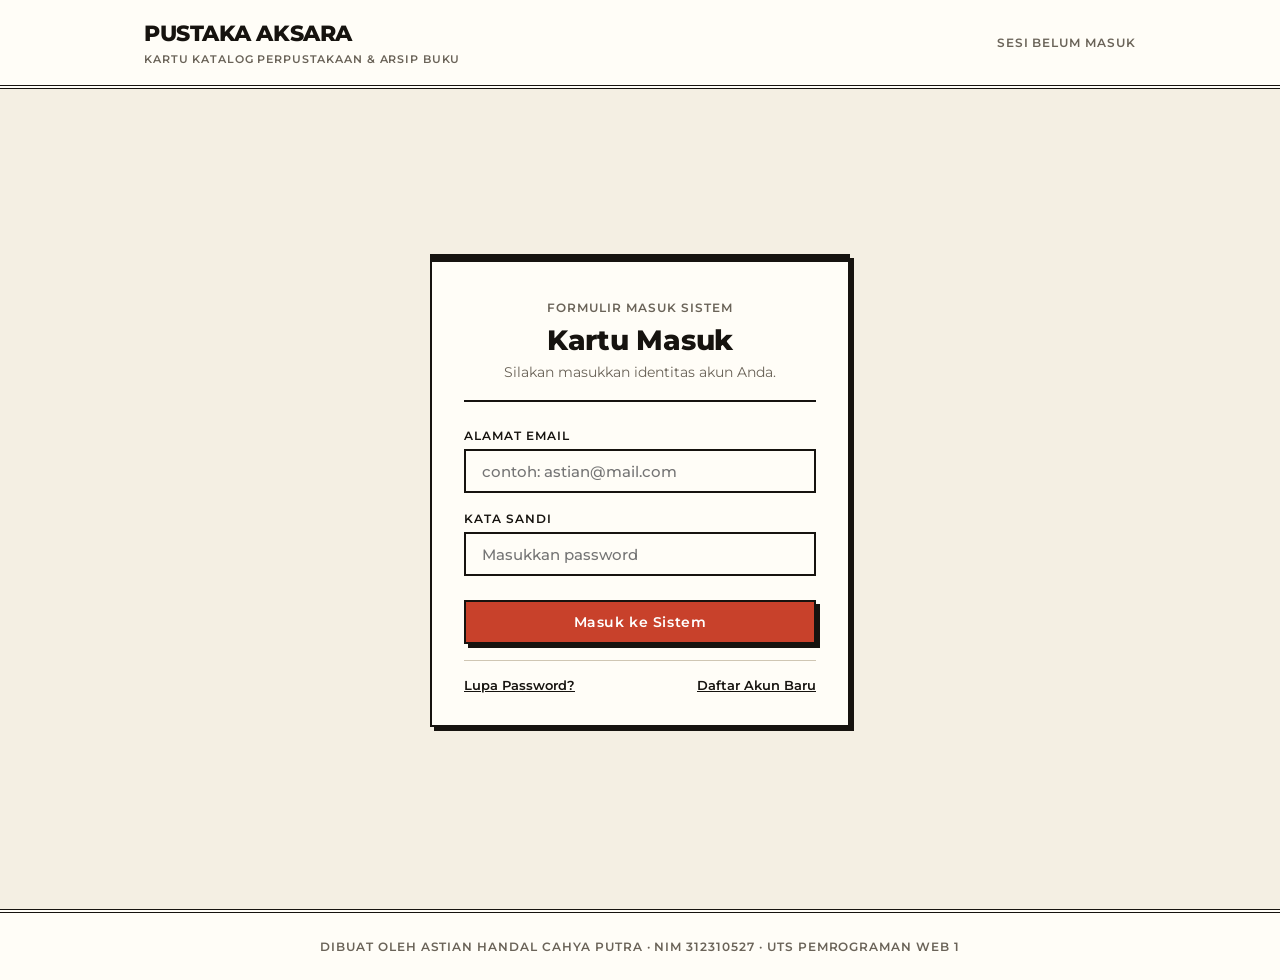
<file: index.html>
<!DOCTYPE html>
<html lang="id">
<head>
  <meta charset="UTF-8">
  <meta name="viewport" content="width=device-width, initial-scale=1.0">
  <title>Kartu Masuk — Pustaka Aksara</title>
  <!-- Font Montserrat sesuai panduan design.md -->
  <link rel="preconnect" href="https://fonts.googleapis.com">
  <link rel="preconnect" href="https://fonts.gstatic.com" crossorigin>
  <link href="https://fonts.googleapis.com/css2?family=Montserrat:wght@400;500;600;800&display=swap" rel="stylesheet">
  <!-- Stylesheet Utama (External CSS) -->
  <link rel="stylesheet" href="css/style.css">
</head>
<body data-halaman="login">

  <!-- Header Sederhana Halaman Masuk -->
  <header class="header-toko">
    <div class="kontainer header-toko__baris">
      <a href="index.html" class="header-toko__logo">
        <div>
          <div class="header-toko__judul">Pustaka Aksara</div>
          <div class="header-toko__subjudul">Kartu Katalog Perpustakaan &amp; Arsip Buku</div>
        </div>
      </a>
      <span class="label-kapital">Sesi Belum Masuk</span>
    </div>
  </header>

  <!-- Area Konten Utama Form Login (Kartu Anggota) -->
  <main class="main-konten">
    <div class="kontainer halaman-login">
      <section class="kartu-masuk" aria-labelledby="judul-kartu-masuk">
        <header class="kartu-masuk__header">
          <span class="label-kapital">Formulir Masuk Sistem</span>
          <h1 id="judul-kartu-masuk" style="font-size: 1.75rem; margin-top: 4px;">Kartu Masuk</h1>
          <p class="teks-lembut" style="margin-top: 4px;">Silakan masukkan identitas akun Anda.</p>
        </header>

        <!-- Pesan Error Validasi Form -->
        <div id="login-pesan-error" class="form-pesan-error" role="alert"></div>

        <form id="form-login" novalidate>
          <div class="form-grup">
            <label for="login-email" class="form-label">Alamat Email</label>
            <input type="email" id="login-email" class="form-input" placeholder="contoh: astian@mail.com" required autocomplete="email">
          </div>

          <div class="form-grup">
            <label for="login-password" class="form-label">Kata Sandi</label>
            <input type="password" id="login-password" class="form-input" placeholder="Masukkan password" required autocomplete="current-password">
          </div>

          <button type="submit" class="tombol tombol--utama tombol--penuh" style="margin-top: 8px;">
            Masuk ke Sistem
          </button>
        </form>

        <div class="kartu-masuk__tautan">
          <button type="button" id="btn-buka-lupa-password" class="tombol-tautan">Lupa Password?</button>
          <button type="button" id="btn-buka-daftar" class="tombol-tautan">Daftar Akun Baru</button>
        </div>
      </section>
    </div>
  </main>

  <!-- Modal: Lupa Password -->
  <div id="modal-lupa-password" class="modal-overlay" role="dialog" aria-modal="true" aria-hidden="true" aria-labelledby="judul-modal-lupa">
    <div class="modal-kotak">
      <button type="button" class="modal-tutup js-tutup-modal" aria-label="Tutup Modal">&times;</button>
      <div class="modal-header">
        <span class="label-kapital">Pemulihan Akun</span>
        <h2 id="judul-modal-lupa">Lupa Sandi Akun</h2>
      </div>
      <p class="teks-lembut" style="margin-bottom: 16px;">
        Masukkan alamat email yang terdaftar. Sistem akan mengirimkan instruksi pengaturan sandi baru secara instan.
      </p>
      <form id="form-lupa-password">
        <div class="form-grup">
          <label for="lupa-email" class="form-label">Email Terdaftar</label>
          <input type="email" id="lupa-email" class="form-input" placeholder="nama@mail.com" required>
        </div>
        <div class="modal-footer">
          <button type="button" class="tombol tombol--sekunder js-tutup-modal">Batal</button>
          <button type="submit" class="tombol tombol--utama">Kirim Instruksi</button>
        </div>
      </form>
    </div>
  </div>

  <!-- Modal: Pendaftaran Akun Baru -->
  <div id="modal-daftar" class="modal-overlay" role="dialog" aria-modal="true" aria-hidden="true" aria-labelledby="judul-modal-daftar">
    <div class="modal-kotak">
      <button type="button" class="modal-tutup js-tutup-modal" aria-label="Tutup Modal">&times;</button>
      <div class="modal-header">
        <span class="label-kapital">Registrasi Anggota</span>
        <h2 id="judul-modal-daftar">Buat Akun Baru</h2>
      </div>
      <form id="form-daftar">
        <div class="form-grup">
          <label for="daftar-nama" class="form-label">Nama Lengkap</label>
          <input type="text" id="daftar-nama" class="form-input" placeholder="Nama lengkap Anda" required>
        </div>
        <div class="form-grup">
          <label for="daftar-email" class="form-label">Alamat Email</label>
          <input type="email" id="daftar-email" class="form-input" placeholder="nama@mail.com" required>
        </div>
        <div class="form-grup">
          <label for="daftar-password" class="form-label">Kata Sandi Baru</label>
          <input type="password" id="daftar-password" class="form-input" placeholder="Minimal 6 karakter" required>
        </div>
        <div class="modal-footer">
          <button type="button" class="tombol tombol--sekunder js-tutup-modal">Batal</button>
          <button type="submit" class="tombol tombol--utama">Daftar Sekarang</button>
        </div>
      </form>
    </div>
  </div>

  <!-- Identitas Pembuat Wajib di Footer Seluruh Halaman -->
  <footer class="footer-toko">
    <div class="kontainer">
      <p class="footer-toko__teks">
        Dibuat oleh Astian Handal Cahya Putra · NIM 312310527 · UTS Pemrograman Web 1
      </p>
    </div>
  </footer>

  <!-- File JavaScript -->
  <script src="js/data.js"></script>
  <script src="js/script.js"></script>
</body>
</html>
</file>
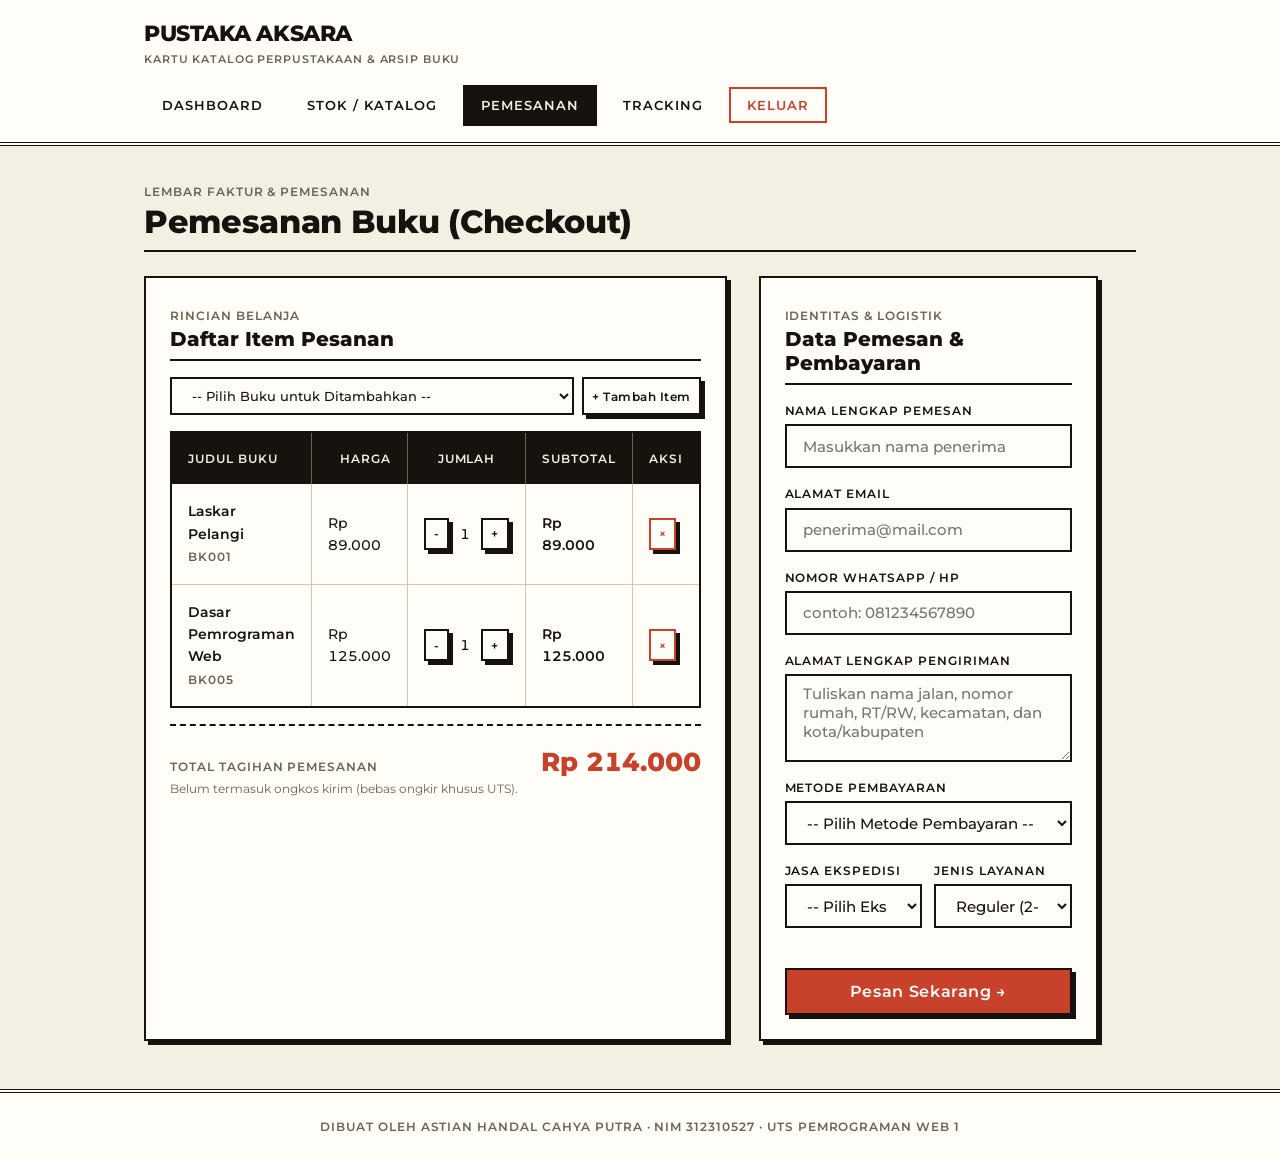
<file: checkout.html>
<!DOCTYPE html>
<html lang="id">
<head>
  <meta charset="UTF-8">
  <meta name="viewport" content="width=device-width, initial-scale=1.0">
  <title>Pemesanan &amp; Checkout — Pustaka Aksara</title>
  <!-- Font Montserrat -->
  <link rel="preconnect" href="https://fonts.googleapis.com">
  <link rel="preconnect" href="https://fonts.gstatic.com" crossorigin>
  <link href="https://fonts.googleapis.com/css2?family=Montserrat:wght@400;500;600;800&display=swap" rel="stylesheet">
  <!-- Stylesheet Utama (External CSS) -->
  <link rel="stylesheet" href="css/style.css">
</head>
<body data-halaman="checkout">

  <!-- Header & Navigasi Toko -->
  <header class="header-toko">
    <div class="kontainer header-toko__baris">
      <a href="dashboard.html" class="header-toko__logo">
        <div>
          <div class="header-toko__judul">Pustaka Aksara</div>
          <div class="header-toko__subjudul">Kartu Katalog Perpustakaan &amp; Arsip Buku</div>
        </div>
      </a>
      <nav aria-label="Navigasi Utama">
        <ul class="nav-toko">
          <li><a href="dashboard.html" class="nav-toko__link">Dashboard</a></li>
          <li><a href="stok.html" class="nav-toko__link">Stok / Katalog</a></li>
          <li><a href="checkout.html" class="nav-toko__link nav-toko__link--aktif" aria-current="page">Pemesanan</a></li>
          <li><a href="tracking.html" class="nav-toko__link">Tracking</a></li>
          <li><button type="button" id="btn-logout-header" class="nav-toko__btn-logout">Keluar</button></li>
        </ul>
      </nav>
    </div>
  </header>

  <!-- Konten Utama Pemesanan (Format 2 Kolom: Nota & Formulir) -->
  <main class="main-konten">
    <div class="kontainer">

      <header style="margin-bottom: 24px; border-bottom: 2px solid var(--tinta); padding-bottom: 8px;">
        <span class="label-kapital">Lembar Faktur &amp; Pemesanan</span>
        <h1 style="font-size: 2rem;">Pemesanan Buku (Checkout)</h1>
      </header>

      <div class="checkout-grid">

        <!-- Kolom Kiri: Tabel Keranjang Pesanan (Nota Gaya Cetak) -->
        <section class="checkout-nota" aria-labelledby="judul-nota">
          <header class="kartu-arsip__header">
            <div>
              <span class="label-kapital">Rincian Belanja</span>
              <h2 id="judul-nota" style="font-size: 1.25rem;">Daftar Item Pesanan</h2>
            </div>
          </header>

          <!-- Form Tambah Item dari Katalog ke Keranjang -->
          <div style="margin-bottom: 16px; display: flex; gap: 8px; flex-wrap: wrap;">
            <div style="flex: 1; min-width: 200px;">
              <label for="pilih-tambah-katalog" class="visually-hidden" style="display:none;">Pilih Buku</label>
              <select id="pilih-tambah-katalog" class="form-select" style="min-height: 38px; font-size: 0.8125rem;">
                <!-- Diisi opsi dari script.js -->
              </select>
            </div>
            <button type="button" id="btn-tambah-ke-keranjang" class="tombol tombol--sekunder tombol--kecil">
              + Tambah Item
            </button>
          </div>

          <!-- Tabel Item Keranjang -->
          <div class="tabel-pembungkus" style="box-shadow: none;">
            <table class="tabel-ledger">
              <thead>
                <tr>
                  <th scope="col">Judul Buku</th>
                  <th scope="col" style="text-align: right; width: 100px;">Harga</th>
                  <th scope="col" style="text-align: center; width: 90px;">Jumlah</th>
                  <th scope="col" style="text-align: right; width: 110px;">Subtotal</th>
                  <th scope="col" style="text-align: center; width: 44px;">Aksi</th>
                </tr>
              </thead>
              <tbody id="tbody-checkout">
                <!-- Dirender dinamis dari script.js -->
              </tbody>
            </table>
          </div>

          <!-- Baris Total Belanja dengan Garis Putus-Putus Sesuai design.md -->
          <div class="checkout-nota__total">
            <div>
              <span class="label-kapital">Total Tagihan Pemesanan</span>
              <p class="teks-lembut" style="font-size: 0.75rem;">Belum termasuk ongkos kirim (bebas ongkir khusus UTS).</p>
            </div>
            <div id="checkout-total-angka" class="checkout-nota__angka-total angka-tabular">
              Rp 0
            </div>
          </div>
        </section>

        <!-- Kolom Kanan: Form Pemesan & Pembayaran -->
        <section class="kartu-arsip" aria-labelledby="judul-form-pemesan">
          <header class="kartu-arsip__header">
            <div>
              <span class="label-kapital">Identitas &amp; Logistik</span>
              <h2 id="judul-form-pemesan" style="font-size: 1.25rem;">Data Pemesan &amp; Pembayaran</h2>
            </div>
          </header>

          <form id="form-pemesanan-checkout" novalidate>
            <div class="form-grup">
              <label for="checkout-nama" class="form-label">Nama Lengkap Pemesan</label>
              <input type="text" id="checkout-nama" class="form-input" placeholder="Masukkan nama penerima" required>
              <div id="error-checkout-nama" class="form-pesan-error"></div>
            </div>

            <div class="form-grup">
              <label for="checkout-email" class="form-label">Alamat Email</label>
              <input type="email" id="checkout-email" class="form-input" placeholder="penerima@mail.com" required>
              <div id="error-checkout-email" class="form-pesan-error"></div>
            </div>

            <div class="form-grup">
              <label for="checkout-telepon" class="form-label">Nomor WhatsApp / HP</label>
              <input type="tel" id="checkout-telepon" class="form-input" placeholder="contoh: 081234567890" required>
              <div id="error-checkout-telepon" class="form-pesan-error"></div>
            </div>

            <div class="form-grup">
              <label for="checkout-alamat" class="form-label">Alamat Lengkap Pengiriman</label>
              <textarea id="checkout-alamat" class="form-textarea" placeholder="Tuliskan nama jalan, nomor rumah, RT/RW, kecamatan, dan kota/kabupaten" required></textarea>
              <div id="error-checkout-alamat" class="form-pesan-error"></div>
            </div>

            <div class="form-grup">
              <label for="checkout-metode" class="form-label">Metode Pembayaran</label>
              <select id="checkout-metode" class="form-select" required>
                <option value="">-- Pilih Metode Pembayaran --</option>
                <option value="Transfer Bank">Transfer Bank (BCA / Mandiri / BNI)</option>
                <option value="E-Wallet">E-Wallet (GoPay / OVO / Dana)</option>
                <option value="COD">COD (Bayar Tunai di Tempat)</option>
              </select>
              <div id="error-checkout-metode" class="form-pesan-error"></div>
            </div>

            <div style="display: grid; grid-template-columns: 1fr 1fr; gap: 12px;">
              <div class="form-grup">
                <label for="checkout-ekspedisi" class="form-label">Jasa Ekspedisi</label>
                <select id="checkout-ekspedisi" class="form-select" required>
                  <option value="">-- Pilih Ekspedisi --</option>
                  <option value="JNE">JNE Express</option>
                  <option value="J&T Express">J&amp;T Express</option>
                  <option value="SiCepat">SiCepat</option>
                  <option value="Pos Indonesia">Pos Indonesia</option>
                </select>
                <div id="error-checkout-ekspedisi" class="form-pesan-error"></div>
              </div>

              <div class="form-grup">
                <label for="checkout-paket" class="form-label">Jenis Layanan</label>
                <select id="checkout-paket" class="form-select">
                  <option value="Reguler">Reguler (2-3 Hari)</option>
                  <option value="Express">Express (1 Hari)</option>
                  <option value="Kilat Khusus">Kilat Khusus</option>
                </select>
              </div>
            </div>

            <div style="margin-top: 24px;">
              <button type="submit" class="tombol tombol--utama tombol--penuh" style="font-size: 1rem; padding-top: 12px; padding-bottom: 12px;">
                Pesan Sekarang &rarr;
              </button>
            </div>
          </form>
        </section>

      </div>

    </div>
  </main>

  <!-- Modal Konfirmasi Pesanan dengan Stempel & Nomor DO -->
  <div id="modal-konfirmasi-pesanan" class="modal-overlay" role="dialog" aria-modal="true" aria-hidden="true" aria-labelledby="judul-modal-konfirmasi">
    <div class="modal-kotak">
      <button type="button" class="modal-tutup js-tutup-modal" aria-label="Tutup Modal">&times;</button>
      <div class="modal-header">
        <span class="label-kapital">Konfirmasi Pemesanan Berhasil</span>
        <h2 id="judul-modal-konfirmasi" style="margin-top: 4px;">Surat Pesanan Dibuat</h2>
      </div>

      <div style="text-align: center; margin-bottom: 24px; padding: 16px; background: var(--kertas); border: 2px dashed var(--tinta);">
        <span class="stempel" style="margin-bottom: 8px;">TERCATAT RESMI</span>
        <div class="label-kapital" style="margin-top: 8px;">Nomor Delivery Order</div>
        <div id="modal-konfirmasi-do" style="font-size: 1.5rem; font-weight: 800; letter-spacing: 0.05em; color: var(--stempel); margin-top: 4px;">
          DO-XXXX-XXXX
        </div>
      </div>

      <div style="font-size: 0.875rem; line-height: 1.8; margin-bottom: 16px;">
        <div><strong>Nama Pemesan:</strong> <span id="modal-konfirmasi-nama">-</span></div>
        <div><strong>Total Pembayaran:</strong> <span id="modal-konfirmasi-total" class="angka-tabular">-</span></div>
        <p class="teks-lembut" style="margin-top: 8px;">
          Pesanan Anda telah dimasukkan ke dalam antrean gudang dan dapat dipantau setiap saat lewat halaman tracking.
        </p>
      </div>

      <div class="modal-footer" style="display: flex; gap: 8px; justify-content: space-between;">
        <button type="button" class="tombol tombol--sekunder js-tutup-modal">Tutup</button>
        <a id="modal-konfirmasi-link-tracking" href="tracking.html" class="tombol tombol--utama">
          Lacak Pengiriman Ini &rarr;
        </a>
      </div>
    </div>
  </div>

  <!-- Identitas Pembuat Wajib di Footer Seluruh Halaman -->
  <footer class="footer-toko">
    <div class="kontainer">
      <p class="footer-toko__teks">
        Dibuat oleh Astian Handal Cahya Putra · NIM 312310527 · UTS Pemrograman Web 1
      </p>
    </div>
  </footer>

  <!-- File JavaScript -->
  <script src="js/data.js"></script>
  <script src="js/script.js"></script>
</body>
</html>
</file>
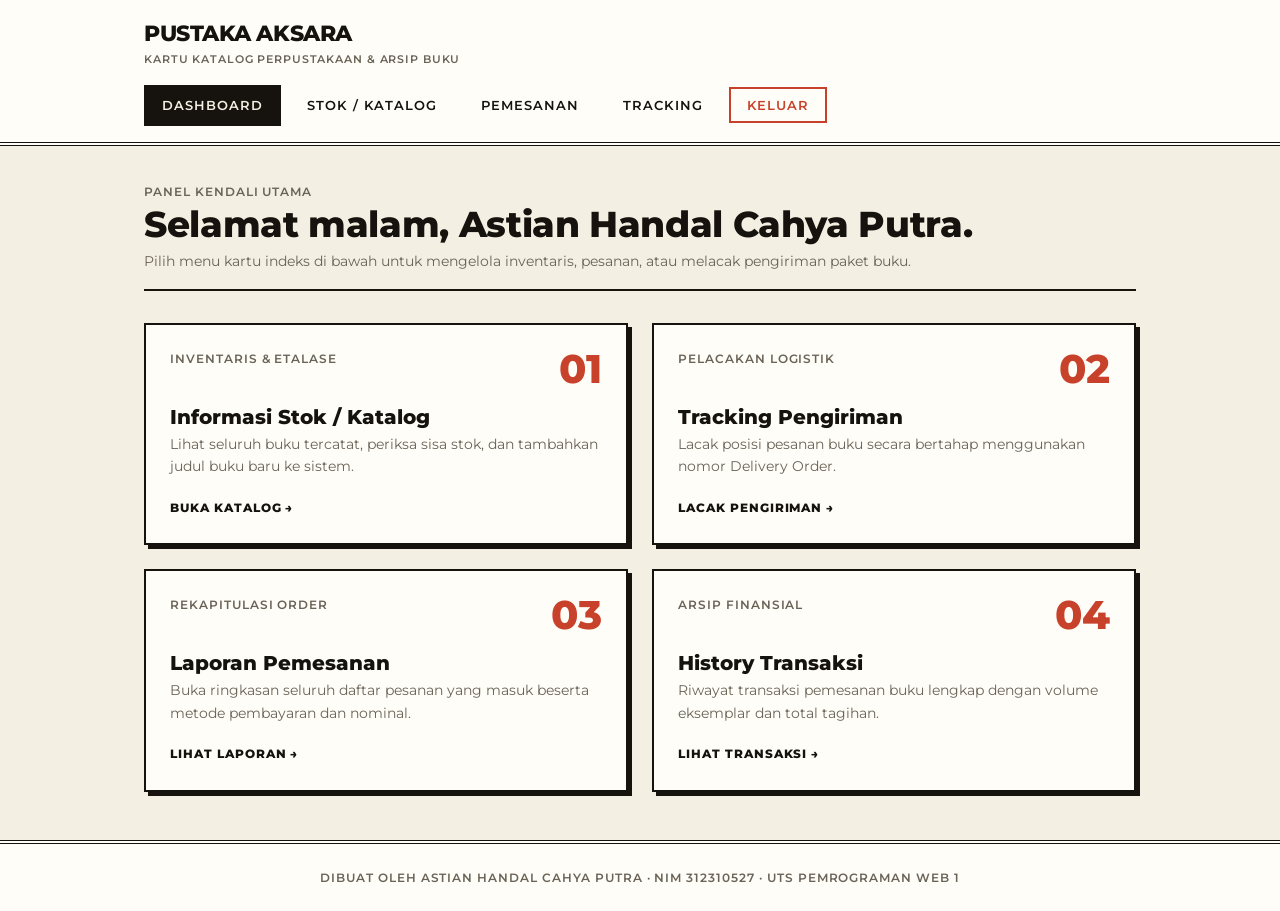
<file: dashboard.html>
<!DOCTYPE html>
<html lang="id">
<head>
  <meta charset="UTF-8">
  <meta name="viewport" content="width=device-width, initial-scale=1.0">
  <title>Dashboard — Pustaka Aksara</title>
  <!-- Font Montserrat -->
  <link rel="preconnect" href="https://fonts.googleapis.com">
  <link rel="preconnect" href="https://fonts.gstatic.com" crossorigin>
  <link href="https://fonts.googleapis.com/css2?family=Montserrat:wght@400;500;600;800&display=swap" rel="stylesheet">
  <!-- Stylesheet Utama (External CSS) -->
  <link rel="stylesheet" href="css/style.css">
</head>
<body data-halaman="dashboard">

  <!-- Header & Navigasi Toko -->
  <header class="header-toko">
    <div class="kontainer header-toko__baris">
      <a href="dashboard.html" class="header-toko__logo">
        <div>
          <div class="header-toko__judul">Pustaka Aksara</div>
          <div class="header-toko__subjudul">Kartu Katalog Perpustakaan &amp; Arsip Buku</div>
        </div>
      </a>
      <nav aria-label="Navigasi Utama">
        <ul class="nav-toko">
          <li><a href="dashboard.html" class="nav-toko__link nav-toko__link--aktif" aria-current="page">Dashboard</a></li>
          <li><a href="stok.html" class="nav-toko__link">Stok / Katalog</a></li>
          <li><a href="checkout.html" class="nav-toko__link">Pemesanan</a></li>
          <li><a href="tracking.html" class="nav-toko__link">Tracking</a></li>
          <li><button type="button" id="btn-logout-header" class="nav-toko__btn-logout">Keluar</button></li>
        </ul>
      </nav>
    </div>
  </header>

  <!-- Konten Utama Dashboard -->
  <main class="main-konten">
    <div class="kontainer">
      
      <!-- Bagian Greeting Dinamis Berdasarkan Waktu -->
      <section class="dashboard-hero" aria-labelledby="dashboard-greeting">
        <span class="label-kapital">Panel Kendali Utama</span>
        <h1 id="dashboard-greeting" class="dashboard-hero__greeting">Selamat datang.</h1>
        <p class="teks-lembut">Pilih menu kartu indeks di bawah untuk mengelola inventaris, pesanan, atau melacak pengiriman paket buku.</p>
      </section>

      <!-- Grid 4 Menu Kartu Indeks (2x2) -->
      <section aria-label="Menu Aplikasi">
        <div class="dashboard-grid">
          
          <!-- Kartu 01: Stok / Katalog -->
          <a href="stok.html" class="kartu-menu">
            <div class="kartu-menu__header">
              <span class="label-kapital">Inventaris &amp; Etalase</span>
              <span class="kartu-menu__angka">01</span>
            </div>
            <div>
              <h2 class="kartu-menu__judul">Informasi Stok / Katalog</h2>
              <p class="kartu-menu__deskripsi">Lihat seluruh buku tercatat, periksa sisa stok, dan tambahkan judul buku baru ke sistem.</p>
            </div>
            <div style="margin-top: 16px;">
              <span class="label-kapital" style="color: var(--tinta); font-weight: 800;">Buka Katalog &rarr;</span>
            </div>
          </a>

          <!-- Kartu 02: Tracking Pengiriman -->
          <a href="tracking.html" class="kartu-menu">
            <div class="kartu-menu__header">
              <span class="label-kapital">Pelacakan Logistik</span>
              <span class="kartu-menu__angka">02</span>
            </div>
            <div>
              <h2 class="kartu-menu__judul">Tracking Pengiriman</h2>
              <p class="kartu-menu__deskripsi">Lacak posisi pesanan buku secara bertahap menggunakan nomor Delivery Order.</p>
            </div>
            <div style="margin-top: 16px;">
              <span class="label-kapital" style="color: var(--tinta); font-weight: 800;">Lacak Pengiriman &rarr;</span>
            </div>
          </a>

          <!-- Kartu 03: Laporan Pemesanan (Membuka Modal) -->
          <div id="btn-menu-laporan" class="kartu-menu" role="button" tabindex="0">
            <div class="kartu-menu__header">
              <span class="label-kapital">Rekapitulasi Order</span>
              <span class="kartu-menu__angka">03</span>
            </div>
            <div>
              <h2 class="kartu-menu__judul">Laporan Pemesanan</h2>
              <p class="kartu-menu__deskripsi">Buka ringkasan seluruh daftar pesanan yang masuk beserta metode pembayaran dan nominal.</p>
            </div>
            <div style="margin-top: 16px;">
              <span class="label-kapital" style="color: var(--tinta); font-weight: 800;">Lihat Laporan &rarr;</span>
            </div>
          </div>

          <!-- Kartu 04: History Transaksi (Membuka Modal) -->
          <div id="btn-menu-history" class="kartu-menu" role="button" tabindex="0">
            <div class="kartu-menu__header">
              <span class="label-kapital">Arsip Finansial</span>
              <span class="kartu-menu__angka">04</span>
            </div>
            <div>
              <h2 class="kartu-menu__judul">History Transaksi</h2>
              <p class="kartu-menu__deskripsi">Riwayat transaksi pemesanan buku lengkap dengan volume eksemplar dan total tagihan.</p>
            </div>
            <div style="margin-top: 16px;">
              <span class="label-kapital" style="color: var(--tinta); font-weight: 800;">Lihat Transaksi &rarr;</span>
            </div>
          </div>

        </div>
      </section>

    </div>
  </main>

  <!-- Modal: Laporan Pemesanan (Tabel Ringkas) -->
  <div id="modal-laporan" class="modal-overlay" role="dialog" aria-modal="true" aria-hidden="true" aria-labelledby="judul-modal-laporan">
    <div class="modal-kotak modal-kotak--lebar">
      <button type="button" class="modal-tutup js-tutup-modal" aria-label="Tutup Modal">&times;</button>
      <div class="modal-header">
        <span class="label-kapital">Rekapitulasi Data</span>
        <h2 id="judul-modal-laporan">Laporan Pemesanan Buku</h2>
      </div>
      <p class="teks-lembut" style="margin-bottom: 16px;">Daftar seluruh pesanan yang tercatat dalam berkas data aplikasi.</p>
      <div id="kontainer-tabel-laporan" class="tabel-pembungkus"></div>
      <div class="modal-footer">
        <button type="button" class="tombol tombol--utama js-tutup-modal">Tutup Laporan</button>
      </div>
    </div>
  </div>

  <!-- Modal: History Transaksi (Tabel Transaksi) -->
  <div id="modal-history" class="modal-overlay" role="dialog" aria-modal="true" aria-hidden="true" aria-labelledby="judul-modal-history">
    <div class="modal-kotak modal-kotak--lebar">
      <button type="button" class="modal-tutup js-tutup-modal" aria-label="Tutup Modal">&times;</button>
      <div class="modal-header">
        <span class="label-kapital">Arsip Keuangan</span>
        <h2 id="judul-modal-history">History Transaksi Pemesanan</h2>
      </div>
      <p class="teks-lembut" style="margin-bottom: 16px;">Catatan transaksi buku yang telah diselesaikan maupun dalam proses.</p>
      <div id="kontainer-tabel-history" class="tabel-pembungkus"></div>
      <div class="modal-footer">
        <button type="button" class="tombol tombol--utama js-tutup-modal">Tutup Transaksi</button>
      </div>
    </div>
  </div>

  <!-- Identitas Pembuat Wajib di Footer Seluruh Halaman -->
  <footer class="footer-toko">
    <div class="kontainer">
      <p class="footer-toko__teks">
        Dibuat oleh Astian Handal Cahya Putra · NIM 312310527 · UTS Pemrograman Web 1
      </p>
    </div>
  </footer>

  <!-- File JavaScript -->
  <script src="js/data.js"></script>
  <script src="js/script.js"></script>
</body>
</html>
</file>
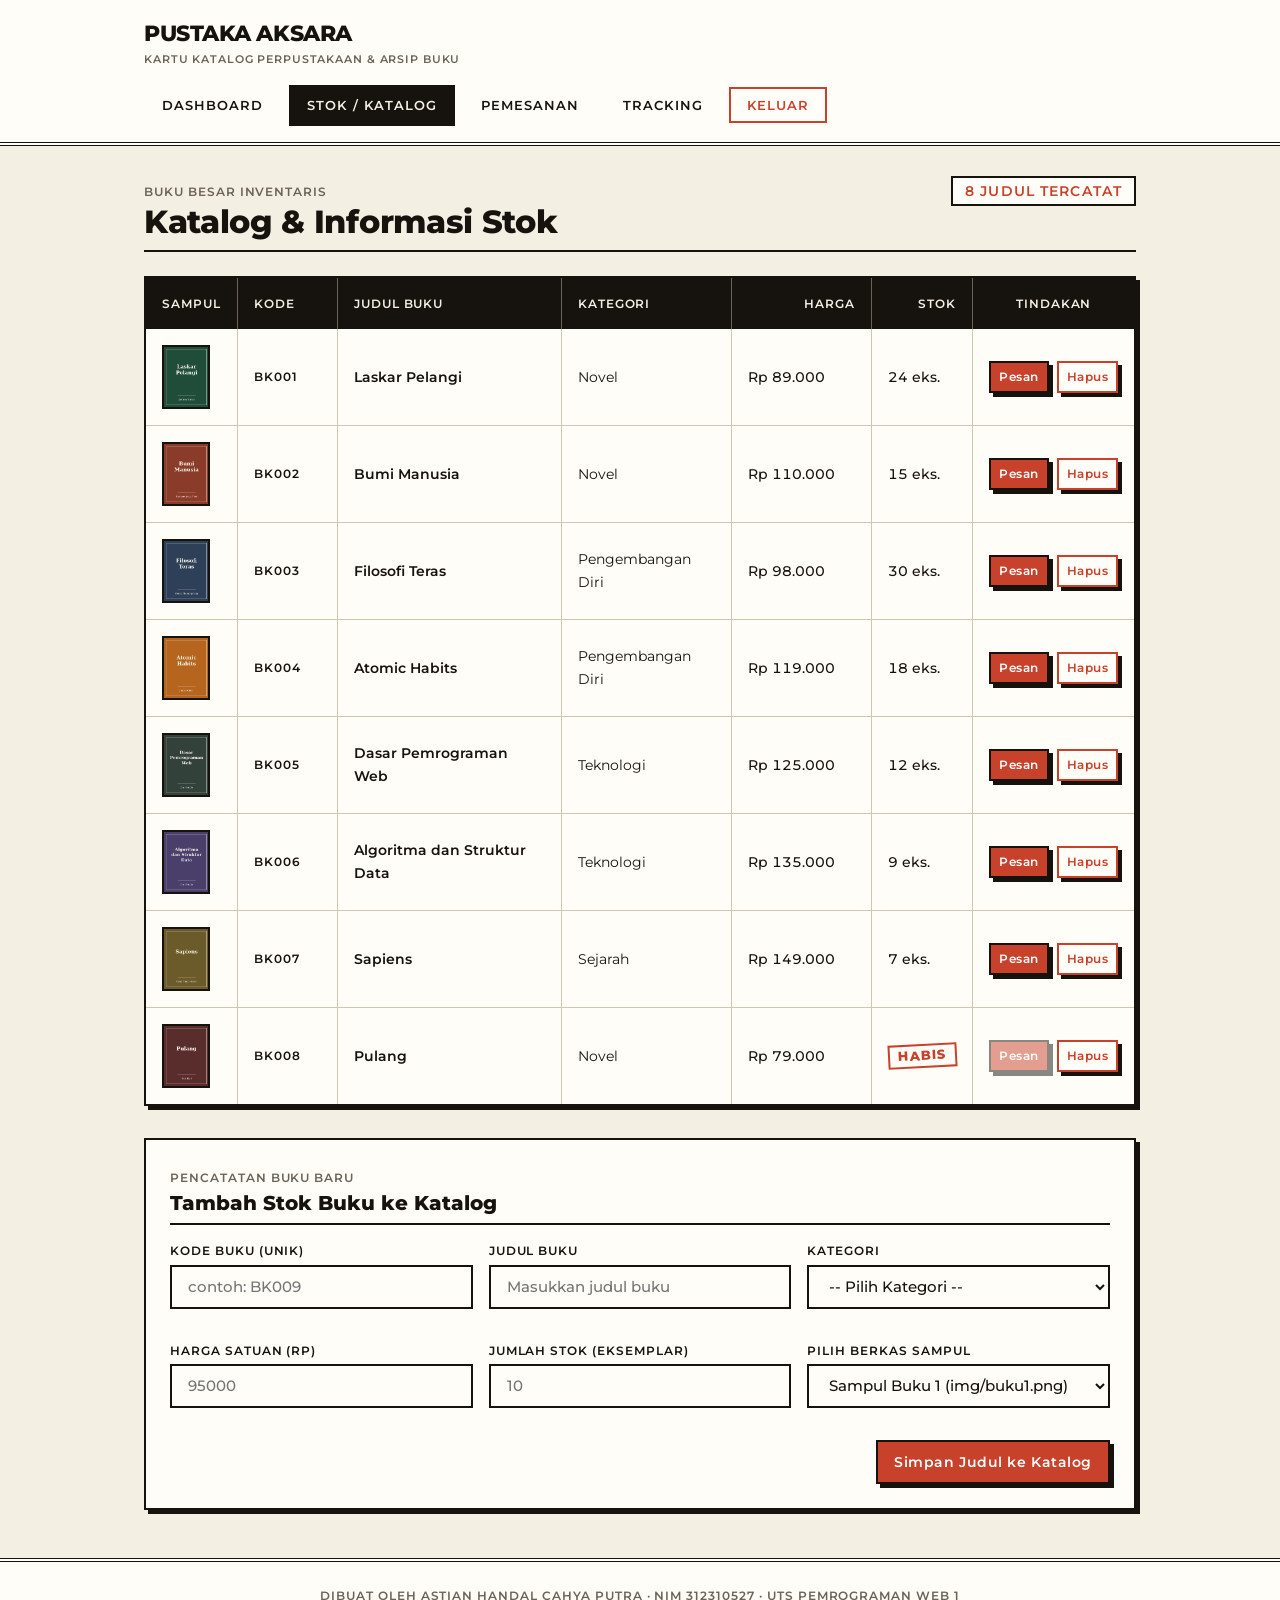
<file: stok.html>
<!DOCTYPE html>
<html lang="id">
<head>
  <meta charset="UTF-8">
  <meta name="viewport" content="width=device-width, initial-scale=1.0">
  <title>Informasi Stok / Katalog — Pustaka Aksara</title>
  <!-- Font Montserrat -->
  <link rel="preconnect" href="https://fonts.googleapis.com">
  <link rel="preconnect" href="https://fonts.gstatic.com" crossorigin>
  <link href="https://fonts.googleapis.com/css2?family=Montserrat:wght@400;500;600;800&display=swap" rel="stylesheet">
  <!-- Stylesheet Utama (External CSS) -->
  <link rel="stylesheet" href="css/style.css">
</head>
<body data-halaman="stok">

  <!-- Header & Navigasi Toko -->
  <header class="header-toko">
    <div class="kontainer header-toko__baris">
      <a href="dashboard.html" class="header-toko__logo">
        <div>
          <div class="header-toko__judul">Pustaka Aksara</div>
          <div class="header-toko__subjudul">Kartu Katalog Perpustakaan &amp; Arsip Buku</div>
        </div>
      </a>
      <nav aria-label="Navigasi Utama">
        <ul class="nav-toko">
          <li><a href="dashboard.html" class="nav-toko__link">Dashboard</a></li>
          <li><a href="stok.html" class="nav-toko__link nav-toko__link--aktif" aria-current="page">Stok / Katalog</a></li>
          <li><a href="checkout.html" class="nav-toko__link">Pemesanan</a></li>
          <li><a href="tracking.html" class="nav-toko__link">Tracking</a></li>
          <li><button type="button" id="btn-logout-header" class="nav-toko__btn-logout">Keluar</button></li>
        </ul>
      </nav>
    </div>
  </header>

  <!-- Konten Utama Halaman Stok -->
  <main class="main-konten">
    <div class="kontainer">

      <!-- Header Halaman & Counter Judul -->
      <div class="stok-header-aksi">
        <div>
          <span class="label-kapital">Buku Besar Inventaris</span>
          <h1 style="font-size: 2rem;">Katalog &amp; Informasi Stok</h1>
        </div>
        <div>
          <span id="katalog-jumlah-judul" class="label-kapital" style="font-size: 0.875rem; color: var(--stempel); border: 2px solid var(--tinta); padding: 4px 12px; background: var(--kartu);">
            MEMUAT DATA...
          </span>
        </div>
      </div>

      <!-- Tabel Buku Besar (Dirender Dinamis via JavaScript DOM dari dataKatalogBuku) -->
      <section aria-label="Tabel Katalog Buku">
        <div class="tabel-pembungkus">
          <table class="tabel-ledger" id="tabel-katalog">
            <thead>
              <tr>
                <th scope="col" style="width: 70px;">Sampul</th>
                <th scope="col" style="width: 100px;">Kode</th>
                <th scope="col">Judul Buku</th>
                <th scope="col">Kategori</th>
                <th scope="col" style="text-align: right; width: 140px;">Harga</th>
                <th scope="col" style="text-align: right; width: 100px;">Stok</th>
                <th scope="col" style="width: 160px; text-align: center;">Tindakan</th>
              </tr>
            </thead>
            <tbody id="tbody-katalog-buku">
              <!-- Baris akan dimasukkan oleh script.js -->
            </tbody>
          </table>
        </div>
      </section>

      <!-- Panel Form Tambah Stok Baru -->
      <section class="form-tambah-stok" aria-labelledby="judul-form-stok">
        <header class="kartu-arsip__header">
          <div>
            <span class="label-kapital">Pencatatan Buku Baru</span>
            <h2 id="judul-form-stok" style="font-size: 1.25rem; margin-top: 2px;">Tambah Stok Buku ke Katalog</h2>
          </div>
        </header>

        <!-- Pesan Error Form Tambah Stok -->
        <div id="stok-pesan-error" class="form-pesan-error" role="alert"></div>

        <form id="form-tambah-buku" novalidate>
          <div class="grid-form-stok">
            <div class="form-grup">
              <label for="stok-kode" class="form-label">Kode Buku (Unik)</label>
              <input type="text" id="stok-kode" class="form-input" placeholder="contoh: BK009" required>
            </div>
            <div class="form-grup">
              <label for="stok-judul" class="form-label">Judul Buku</label>
              <input type="text" id="stok-judul" class="form-input" placeholder="Masukkan judul buku" required>
            </div>
            <div class="form-grup">
              <label for="stok-kategori" class="form-label">Kategori</label>
              <select id="stok-kategori" class="form-select" required>
                <option value="">-- Pilih Kategori --</option>
                <option value="Novel">Novel</option>
                <option value="Pengembangan Diri">Pengembangan Diri</option>
                <option value="Teknologi">Teknologi</option>
                <option value="Sejarah">Sejarah</option>
                <option value="Sains">Sains</option>
                <option value="Bisnis">Bisnis</option>
              </select>
            </div>
            <div class="form-grup">
              <label for="stok-harga" class="form-label">Harga Satuan (Rp)</label>
              <input type="number" id="stok-harga" class="form-input" placeholder="95000" min="0" required>
            </div>
            <div class="form-grup">
              <label for="stok-stok" class="form-label">Jumlah Stok (Eksemplar)</label>
              <input type="number" id="stok-stok" class="form-input" placeholder="10" min="0" required>
            </div>
            <div class="form-grup">
              <label for="stok-gambar" class="form-label">Pilih Berkas Sampul</label>
              <select id="stok-gambar" class="form-select" required>
                <option value="img/buku1.png">Sampul Buku 1 (img/buku1.png)</option>
                <option value="img/buku2.png">Sampul Buku 2 (img/buku2.png)</option>
                <option value="img/buku3.png">Sampul Buku 3 (img/buku3.png)</option>
                <option value="img/buku4.png">Sampul Buku 4 (img/buku4.png)</option>
                <option value="img/buku5.png">Sampul Buku 5 (img/buku5.png)</option>
                <option value="img/buku6.png">Sampul Buku 6 (img/buku6.png)</option>
                <option value="img/buku7.png">Sampul Buku 7 (img/buku7.png)</option>
                <option value="img/buku8.png">Sampul Buku 8 (img/buku8.png)</option>
              </select>
            </div>
          </div>

          <div style="margin-top: 16px; display: flex; justify-content: flex-end;">
            <button type="submit" class="tombol tombol--utama">
              Simpan Judul ke Katalog
            </button>
          </div>
        </form>
      </section>

    </div>
  </main>

  <!-- Identitas Pembuat Wajib di Footer Seluruh Halaman -->
  <footer class="footer-toko">
    <div class="kontainer">
      <p class="footer-toko__teks">
        Dibuat oleh Astian Handal Cahya Putra · NIM 312310527 · UTS Pemrograman Web 1
      </p>
    </div>
  </footer>

  <!-- File JavaScript -->
  <script src="js/data.js"></script>
  <script src="js/script.js"></script>
</body>
</html>
</file>
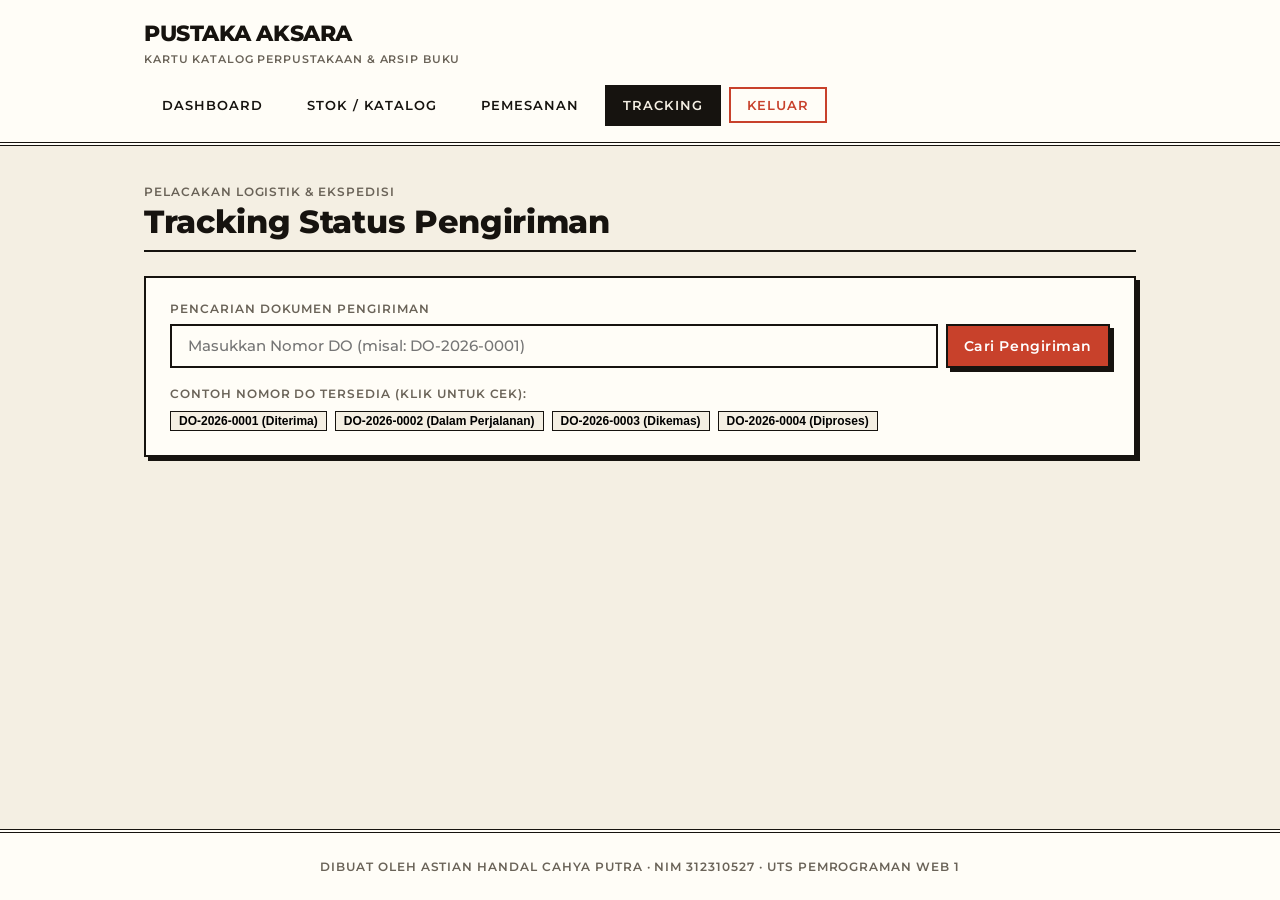
<file: tracking.html>
<!DOCTYPE html>
<html lang="id">
<head>
  <meta charset="UTF-8">
  <meta name="viewport" content="width=device-width, initial-scale=1.0">
  <title>Tracking Pengiriman — Pustaka Aksara</title>
  <!-- Font Montserrat -->
  <link rel="preconnect" href="https://fonts.googleapis.com">
  <link rel="preconnect" href="https://fonts.gstatic.com" crossorigin>
  <link href="https://fonts.googleapis.com/css2?family=Montserrat:wght@400;500;600;800&display=swap" rel="stylesheet">
  <!-- Stylesheet Utama (External CSS) -->
  <link rel="stylesheet" href="css/style.css">

  <!-- =========================================================================
       INDIKATOR PENILAIAN DOSEN: INTERNAL CSS
       Blok <style> di bawah ini digunakan khusus untuk mengatur gaya tiket
       dan tahapan progress pelacakan pengiriman sesuai aturan pada design.md.
       ========================================================================= -->
  <style>
    /* Jalur pembungkus tahapan pengiriman tiket */
    .tiket-progress {
      display: flex;
      justify-content: space-between;
      align-items: flex-start;
      position: relative;
      margin: 32px 0;
      padding: 0 16px;
    }

    /* Garis putus-putus penghubung antar titik langkah */
    .tiket-progress::before {
      content: "";
      position: absolute;
      top: 18px;
      left: 32px;
      right: 32px;
      height: 2px;
      border-top: 2px dashed var(--tinta);
      z-index: 1;
    }

    /* Setiap simpul tahapan pengiriman */
    .tiket-step {
      position: relative;
      z-index: 2;
      display: flex;
      flex-direction: column;
      align-items: center;
      text-align: center;
      max-width: 90px;
    }

    /* Lingkaran penanda status */
    .tiket-step__titik {
      width: 36px;
      height: 36px;
      border-radius: 50%;
      border: 2px solid var(--tinta);
      background-color: var(--kartu);
      display: flex;
      align-items: center;
      justify-content: center;
      font-size: 0.8125rem;
      font-weight: 800;
      margin-bottom: 8px;
      transition: background-color 150ms ease;
    }

    /* Langkah yang telah selesai */
    .tiket-step__titik--selesai {
      background-color: var(--tinta);
      color: var(--kertas);
    }

    /* Langkah yang sedang berlangsung aktif */
    .tiket-step__titik--aktif {
      background-color: var(--stempel);
      border-color: var(--stempel);
      color: #FFFFFF;
      box-shadow: 0 0 0 4px rgba(200, 65, 43, 0.2);
    }

    /* Langkah yang belum ditempuh */
    .tiket-step__titik--belum {
      background-color: var(--kertas);
      color: var(--tinta-lembut);
      border-color: var(--garis-tipis);
    }

    /* Label keterangan di bawah lingkaran */
    .tiket-step__label {
      font-size: 0.75rem;
      font-weight: 600;
      text-transform: uppercase;
      letter-spacing: 0.05em;
      line-height: 1.3;
      color: var(--tinta);
    }

    /* Penyesuaian responsif layar HP: progress tiket menjadi vertikal */
    @media (max-width: 768px) {
      .tiket-progress {
        flex-direction: column;
        align-items: flex-start;
        padding-left: 20px;
        gap: 24px;
      }
      .tiket-progress::before {
        top: 20px;
        bottom: 20px;
        left: 36px;
        width: 2px;
        height: auto;
        border-top: none;
        border-left: 2px dashed var(--tinta);
      }
      .tiket-step {
        flex-direction: row;
        max-width: 100%;
        gap: 16px;
        text-align: left;
      }
      .tiket-step__titik {
        margin-bottom: 0;
        flex-shrink: 0;
      }
    }
  </style>
</head>
<body data-halaman="tracking">

  <!-- Header & Navigasi Toko -->
  <header class="header-toko">
    <div class="kontainer header-toko__baris">
      <a href="dashboard.html" class="header-toko__logo">
        <div>
          <div class="header-toko__judul">Pustaka Aksara</div>
          <div class="header-toko__subjudul">Kartu Katalog Perpustakaan &amp; Arsip Buku</div>
        </div>
      </a>
      <nav aria-label="Navigasi Utama">
        <ul class="nav-toko">
          <li><a href="dashboard.html" class="nav-toko__link">Dashboard</a></li>
          <li><a href="stok.html" class="nav-toko__link">Stok / Katalog</a></li>
          <li><a href="checkout.html" class="nav-toko__link">Pemesanan</a></li>
          <li><a href="tracking.html" class="nav-toko__link nav-toko__link--aktif" aria-current="page">Tracking</a></li>
          <li><button type="button" id="btn-logout-header" class="nav-toko__btn-logout">Keluar</button></li>
        </ul>
      </nav>
    </div>
  </header>

  <!-- Konten Utama Halaman Tracking -->
  <main class="main-konten">
    <div class="kontainer">

      <header style="margin-bottom: 24px; border-bottom: 2px solid var(--tinta); padding-bottom: 8px;">
        <span class="label-kapital">Pelacakan Logistik &amp; Ekspedisi</span>
        <h1 style="font-size: 2rem;">Tracking Status Pengiriman</h1>
      </header>

      <!-- Kotak Pencarian Nomor Delivery Order -->
      <section class="tracking-cari-box" aria-labelledby="judul-cari-do">
        <h2 id="judul-cari-do" class="label-kapital" style="margin-bottom: 8px;">Pencarian Dokumen Pengiriman</h2>
        <form id="form-tracking" class="tracking-cari-form" novalidate>
          <div style="flex: 1;">
            <label for="input-nomor-do" class="visually-hidden" style="display:none;">Nomor Delivery Order</label>
            <input type="text" id="input-nomor-do" class="form-input" placeholder="Masukkan Nomor DO (misal: DO-2026-0001)" required>
          </div>
          <button type="submit" class="tombol tombol--utama">
            Cari Pengiriman
          </button>
        </form>

        <!-- Shortcut DO untuk mempermudah pengujian oleh dosen/penguji -->
        <div style="margin-top: 16px;">
          <span class="label-kapital" style="display: block; margin-bottom: 4px;">Contoh Nomor DO Tersedia (Klik untuk Cek):</span>
          <div class="tracking-badge-list">
            <button type="button" class="tracking-badge js-klik-do" data-do="DO-2026-0001">DO-2026-0001 (Diterima)</button>
            <button type="button" class="tracking-badge js-klik-do" data-do="DO-2026-0002">DO-2026-0002 (Dalam Perjalanan)</button>
            <button type="button" class="tracking-badge js-klik-do" data-do="DO-2026-0003">DO-2026-0003 (Dikemas)</button>
            <button type="button" class="tracking-badge js-klik-do" data-do="DO-2026-0004">DO-2026-0004 (Diproses)</button>
          </div>
        </div>

        <!-- Pesan Error Pencarian -->
        <!-- Catatan Indikator: Contoh Inline CSS untuk indikator soal UTS -->
        <div id="tracking-pesan-error" class="form-pesan-error" style="display: none; margin-top: 12px;" role="alert"></div>
      </section>

      <!-- Hasil Tracking Pengiriman (Tiket Arsip) -->
      <!-- Catatan Indikator: Contoh Inline CSS (style="display: none;") pada kontainer hasil awal -->
      <section id="kontainer-hasil-tracking" class="tracking-hasil" style="display: none;" aria-labelledby="judul-hasil-tracking">
        <div class="kartu-arsip__header">
          <div>
            <span class="label-kapital">Surat Jalan Pengiriman</span>
            <h2 id="judul-hasil-tracking" style="font-size: 1.5rem; margin-top: 4px;">
              <span id="hasil-nama-pemesan">-</span>
            </h2>
            <div class="label-kapital" style="color: var(--stempel); margin-top: 4px;">
              Nomor DO: <strong id="hasil-nomor-do" style="letter-spacing: 0.08em;">-</strong>
            </div>
          </div>
          <!-- Area Stempel Status -->
          <div id="area-stempel-diterima"></div>
        </div>

        <!-- Tiket Progres Pengiriman Bertahap (Menggunakan Internal CSS) -->
        <div id="kontainer-tiket-progress" class="tiket-progress">
          <!-- Dirender dinamis oleh script.js -->
        </div>

        <!-- Tabel Detail Dua Kolom Sesuai design.md -->
        <div style="margin-top: 32px; border-top: 2px solid var(--tinta); padding-top: 16px;">
          <h3 class="label-kapital" style="margin-bottom: 12px; font-size: 0.8125rem;">Rincian Logistik Pengiriman</h3>
          <div class="tabel-pembungkus" style="box-shadow: none;">
            <table class="tabel-ledger">
              <tbody>
                <tr>
                  <th scope="row" style="width: 200px; background-color: var(--kertas); color: var(--tinta);">Jasa Ekspedisi</th>
                  <td id="hasil-ekspedisi">-</td>
                </tr>
                <tr>
                  <th scope="row" style="background-color: var(--kertas); color: var(--tinta);">Jenis Paket Layanan</th>
                  <td id="hasil-paket">-</td>
                </tr>
                <tr>
                  <th scope="row" style="background-color: var(--kertas); color: var(--tinta);">Tanggal Pengiriman</th>
                  <td id="hasil-tanggal">-</td>
                </tr>
                <tr>
                  <th scope="row" style="background-color: var(--kertas); color: var(--tinta);">Total Pembayaran</th>
                  <td id="hasil-total" class="angka-tabular" style="font-weight: 800; color: var(--stempel);">-</td>
                </tr>
              </tbody>
            </table>
          </div>
        </div>
      </section>

    </div>
  </main>

  <!-- Identitas Pembuat Wajib di Footer Seluruh Halaman -->
  <footer class="footer-toko">
    <div class="kontainer">
      <p class="footer-toko__teks">
        Dibuat oleh Astian Handal Cahya Putra · NIM 312310527 · UTS Pemrograman Web 1
      </p>
    </div>
  </footer>

  <!-- File JavaScript -->
  <script src="js/data.js"></script>
  <script src="js/script.js"></script>
</body>
</html>
</file>
<file: css/style.css>
/* ==========================================================================
   style.css — Stylesheet Utama Aplikasi Pemesanan Buku Toko Online
   Tugas UTS Pemrograman Web 1
   Identitas: Astian Handal Cahya Putra · NIM: 312310527
   Konsep: "Kartu Katalog Perpustakaan" (Archival Index Card & Print Ledger)
   Catatan Indikator: Ini adalah External CSS yang digunakan di seluruh halaman.
   ========================================================================== */

/* --------------------------------------------------------------------------
   1. Variabel Desain (:root)
   -------------------------------------------------------------------------- */
:root {
  /* Palet Warna Inti (design.md) */
  --kertas: #F4EFE3;        /* Latar utama bernuansa kertas arsip */
  --kartu: #FFFDF7;         /* Permukaan kartu katalog, formulir, dan tabel */
  --tinta: #16130F;         /* Teks utama, border 2px, dan bayangan keras */
  --tinta-lembut: #6A6358;  /* Teks sekunder, keterangan, dan metadata */
  --garis-tipis: #CFC6B3;   /* Garis pemisah baris tabel */
  --stempel: #C8412B;       /* Aksen tunggal: tombol utama, status aktif, stempel, error */

  /* Tipografi */
  --font: 'Montserrat', system-ui, -apple-system, 'Segoe UI', Roboto, sans-serif;

  /* Skala Jarak Teratur */
  --spasi-4: 4px;
  --spasi-8: 8px;
  --spasi-16: 16px;
  --spasi-24: 24px;
  --spasi-32: 32px;
  --spasi-48: 48px;

  /* Karakteristik Bentuk */
  --border-tebal: 2px solid var(--tinta);
  --bayangan-kartu: 4px 4px 0 var(--tinta);
  --bayangan-ditekan: 2px 2px 0 var(--tinta);
  --bayangan-modal: 8px 8px 0 var(--tinta);
  --lebar-maksimal: 1040px;
}

/* --------------------------------------------------------------------------
   2. Reset dan Pengaturan Dasar
   -------------------------------------------------------------------------- */
*, *::before, *::after {
  box-sizing: border-box;
  margin: 0;
  padding: 0;
}

html {
  font-size: 16px;
  background-color: var(--kertas);
  color: var(--tinta);
}

body {
  font-family: var(--font);
  font-size: 1rem;
  line-height: 1.6;
  background-color: var(--kertas);
  color: var(--tinta);
  min-height: 100vh;
  display: flex;
  flex-direction: column;
  -webkit-font-smoothing: antialiased;
}

/* Aksesibilitas: Hormati preferensi pengurangan gerak */
@media (prefers-reduced-motion: reduce) {
  *, *::before, *::after {
    animation-duration: 0.01ms !important;
    animation-iteration-count: 1 !important;
    transition-duration: 0.01ms !important;
    scroll-behavior: auto !important;
  }
}

/* Fokus Keyboard Universal yang Tegas */
:focus-visible {
  outline: 3px solid var(--tinta);
  outline-offset: 3px;
}

/* --------------------------------------------------------------------------
   3. Tipografi Semantik
   -------------------------------------------------------------------------- */
h1, h2, h3, h4 {
  font-family: var(--font);
  color: var(--tinta);
  line-height: 1.2;
}

h1 {
  font-size: 2.5rem;
  font-weight: 800;
  letter-spacing: -0.01em;
}

h2 {
  font-size: 1.625rem;
  font-weight: 800;
}

h3 {
  font-size: 1.125rem;
  font-weight: 600;
}

p {
  color: var(--tinta);
}

/* Label Kode, Metadata, dan Cap */
.label-kapital {
  font-size: 0.75rem;
  font-weight: 600;
  text-transform: uppercase;
  letter-spacing: 0.08em;
  color: var(--tinta-lembut);
}

.teks-lembut {
  color: var(--tinta-lembut);
  font-size: 0.875rem;
}

.angka-tabular {
  font-variant-numeric: tabular-nums;
  font-weight: 500;
}

/* --------------------------------------------------------------------------
   4. Layout & Struktur Halaman
   -------------------------------------------------------------------------- */
.kontainer {
  width: 100%;
  max-width: var(--lebar-maksimal);
  margin-left: auto;
  margin-right: auto;
  padding-left: var(--spasi-24);
  padding-right: var(--spasi-24);
}

.main-konten {
  flex: 1 0 auto;
  padding-top: var(--spasi-32);
  padding-bottom: var(--spasi-48);
}

/* Header & Navigasi Toko */
.header-toko {
  background-color: var(--kartu);
  border-bottom: 4px double var(--tinta);
  padding-top: var(--spasi-16);
  padding-bottom: var(--spasi-16);
}

.header-toko__baris {
  display: flex;
  align-items: center;
  justify-content: space-between;
  gap: var(--spasi-16);
  flex-wrap: wrap;
}

.header-toko__logo {
  display: flex;
  align-items: center;
  gap: var(--spasi-8);
  text-decoration: none;
  color: var(--tinta);
}

.header-toko__judul {
  font-size: 1.375rem;
  font-weight: 800;
  letter-spacing: -0.02em;
  text-transform: uppercase;
}

.header-toko__subjudul {
  font-size: 0.6875rem;
  font-weight: 600;
  letter-spacing: 0.08em;
  color: var(--tinta-lembut);
  text-transform: uppercase;
}

.nav-toko {
  display: flex;
  align-items: center;
  gap: var(--spasi-8);
  list-style: none;
}

.nav-toko__link {
  display: inline-block;
  padding: var(--spasi-8) var(--spasi-16);
  font-size: 0.8125rem;
  font-weight: 600;
  text-transform: uppercase;
  letter-spacing: 0.08em;
  text-decoration: none;
  color: var(--tinta);
  border: 2px solid transparent;
}

.nav-toko__link:hover {
  border-color: var(--tinta);
  background-color: var(--kertas);
}

.nav-toko__link--aktif {
  background-color: var(--tinta);
  color: var(--kertas);
  border: 2px solid var(--tinta);
}

.nav-toko__link--aktif:hover {
  background-color: var(--tinta);
  color: var(--kertas);
}

.nav-toko__btn-logout {
  background-color: transparent;
  cursor: pointer;
  border: 2px solid var(--stempel);
  color: var(--stempel);
  padding: var(--spasi-8) var(--spasi-16);
  font-family: var(--font);
  font-size: 0.8125rem;
  font-weight: 600;
  text-transform: uppercase;
  letter-spacing: 0.08em;
}

.nav-toko__btn-logout:hover {
  background-color: var(--stempel);
  color: #FFFFFF;
}

/* Footer dengan Identitas Mahasiswa */
.footer-toko {
  margin-top: auto;
  background-color: var(--kartu);
  border-top: 4px double var(--tinta);
  padding-top: var(--spasi-24);
  padding-bottom: var(--spasi-24);
  text-align: center;
}

.footer-toko__teks {
  font-size: 0.75rem;
  font-weight: 600;
  letter-spacing: 0.08em;
  text-transform: uppercase;
  color: var(--tinta-lembut);
}

/* --------------------------------------------------------------------------
   5. Komponen: Tombol
   -------------------------------------------------------------------------- */
.tombol {
  display: inline-flex;
  align-items: center;
  justify-content: center;
  font-family: var(--font);
  font-size: 0.875rem;
  font-weight: 600;
  letter-spacing: 0.04em;
  padding: var(--spasi-8) var(--spasi-16);
  border: var(--border-tebal);
  cursor: pointer;
  text-decoration: none;
  background-color: var(--kartu);
  color: var(--tinta);
  box-shadow: var(--bayangan-kartu);
  min-height: 44px;
}

.tombol:active {
  transform: translate(2px, 2px);
  box-shadow: var(--bayangan-ditekan);
}

.tombol--utama {
  background-color: var(--stempel);
  color: #FFFFFF;
}

.tombol--utama:hover {
  background-color: #B23520;
}

.tombol--sekunder {
  background-color: var(--kartu);
  color: var(--tinta);
}

.tombol--sekunder:hover {
  background-color: var(--kertas);
}

.tombol--bahaya {
  background-color: var(--kartu);
  color: var(--stempel);
  border-color: var(--stempel);
}

.tombol--bahaya:hover {
  background-color: var(--stempel);
  color: #FFFFFF;
}

.tombol--kecil {
  font-size: 0.75rem;
  padding: var(--spasi-4) var(--spasi-8);
  min-height: 32px;
}

.tombol--penuh {
  width: 100%;
}

.tombol-tautan {
  background: none;
  border: none;
  padding: 0;
  font-family: var(--font);
  font-size: 0.8125rem;
  font-weight: 600;
  color: var(--tinta);
  text-decoration: underline;
  cursor: pointer;
}

.tombol-tautan:hover {
  color: var(--stempel);
}

/* --------------------------------------------------------------------------
   6. Komponen: Form & Input
   -------------------------------------------------------------------------- */
.form-grup {
  display: flex;
  flex-direction: column;
  gap: var(--spasi-4);
  margin-bottom: var(--spasi-16);
  text-align: left;
}

.form-label {
  font-size: 0.75rem;
  font-weight: 600;
  text-transform: uppercase;
  letter-spacing: 0.08em;
  color: var(--tinta);
}

.form-input,
.form-select,
.form-textarea {
  font-family: var(--font);
  font-size: 0.9375rem;
  font-weight: 500;
  padding: var(--spasi-8) var(--spasi-16);
  background-color: var(--kartu);
  border: var(--border-tebal);
  color: var(--tinta);
  min-height: 44px;
  width: 100%;
  border-radius: 0;
}

.form-textarea {
  min-height: 88px;
  resize: vertical;
}

.form-input:focus,
.form-select:focus,
.form-textarea:focus {
  outline: none;
  box-shadow: 3px 3px 0 var(--tinta);
}

.form-input--error,
.form-select--error {
  border-color: var(--stempel);
}

.form-pesan-error {
  font-size: 0.75rem;
  font-weight: 600;
  color: var(--stempel);
  margin-top: var(--spasi-4);
  display: none;
}

.form-pesan-error--tampil {
  display: block;
}

/* --------------------------------------------------------------------------
   7. Komponen: Kartu Indeks & Kotak Dokumen
   -------------------------------------------------------------------------- */
.kartu-arsip {
  background-color: var(--kartu);
  border: var(--border-tebal);
  box-shadow: var(--bayangan-kartu);
  padding: var(--spasi-24);
}

.kartu-arsip--bergaris {
  border-top: 8px solid var(--tinta);
}

.kartu-arsip__header {
  border-bottom: 2px solid var(--tinta);
  padding-bottom: var(--spasi-8);
  margin-bottom: var(--spasi-16);
  display: flex;
  align-items: baseline;
  justify-content: space-between;
}

/* --------------------------------------------------------------------------
   8. Komponen: Tabel Buku Besar (Ledger Table)
   -------------------------------------------------------------------------- */
.tabel-pembungkus {
  width: 100%;
  overflow-x: auto;
  border: var(--border-tebal);
  background-color: var(--kartu);
  box-shadow: var(--bayangan-kartu);
}

.tabel-ledger {
  width: 100%;
  border-collapse: collapse;
  text-align: left;
  font-size: 0.875rem;
}

.tabel-ledger th {
  background-color: var(--tinta);
  color: var(--kertas);
  font-size: 0.75rem;
  font-weight: 600;
  text-transform: uppercase;
  letter-spacing: 0.08em;
  padding: var(--spasi-16);
  border-right: 1px solid var(--tinta-lembut);
}

.tabel-ledger th:last-child {
  border-right: none;
}

.tabel-ledger td {
  padding: var(--spasi-16);
  border-bottom: 1px solid var(--garis-tipis);
  border-right: 1px solid var(--garis-tipis);
  color: var(--tinta);
  vertical-align: middle;
}

.tabel-ledger td:last-child {
  border-right: none;
}

.tabel-ledger tbody tr:last-child td {
  border-bottom: none;
}

.tabel-ledger tbody tr:hover {
  background-color: #FAF6ED;
}

.tabel-sampul {
  width: 48px;
  height: 64px;
  object-fit: cover;
  border: var(--border-tebal);
  display: block;
}

.baris-baru-sorot {
  animation: sorotBaris 2s ease-out;
}

@keyframes sorotBaris {
  0% { background-color: #FFE6D5; }
  100% { background-color: transparent; }
}

/* --------------------------------------------------------------------------
   9. Komponen: Stempel Status (Library Rubber Stamp)
   -------------------------------------------------------------------------- */
.stempel {
  display: inline-block;
  border: 2px solid var(--stempel);
  color: var(--stempel);
  font-weight: 800;
  font-size: 0.8125rem;
  text-transform: uppercase;
  letter-spacing: 0.1em;
  padding: 2px var(--spasi-8);
  transform: rotate(-3deg);
  line-height: 1.2;
}

.stempel--tinta {
  border-color: var(--tinta);
  color: var(--tinta);
}

/* --------------------------------------------------------------------------
   10. Komponen: Modal (Secarik Kertas Dialog)
   -------------------------------------------------------------------------- */
.modal-overlay {
  position: fixed;
  top: 0;
  left: 0;
  width: 100vw;
  height: 100vh;
  background-color: rgba(22, 19, 15, 0.65);
  display: flex;
  align-items: center;
  justify-content: center;
  padding: var(--spasi-16);
  z-index: 1000;
  opacity: 0;
  visibility: hidden;
  transition: opacity 150ms ease-in-out, visibility 150ms ease-in-out;
}

.modal-overlay--buka {
  opacity: 1;
  visibility: visible;
}

.modal-kotak {
  background-color: var(--kartu);
  border: var(--border-tebal);
  box-shadow: var(--bayangan-modal);
  width: 100%;
  max-width: 480px;
  max-height: 90vh;
  overflow-y: auto;
  position: relative;
  padding: var(--spasi-24);
}

.modal-kotak--lebar {
  max-width: 720px;
}

.modal-tutup {
  position: absolute;
  top: var(--spasi-16);
  right: var(--spasi-16);
  width: 32px;
  height: 32px;
  background-color: var(--kartu);
  border: var(--border-tebal);
  font-size: 1.125rem;
  font-weight: 800;
  line-height: 1;
  cursor: pointer;
  display: flex;
  align-items: center;
  justify-content: center;
  color: var(--tinta);
}

.modal-tutup:hover {
  background-color: var(--stempel);
  color: #FFFFFF;
}

.modal-header {
  border-bottom: 2px solid var(--tinta);
  padding-bottom: var(--spasi-8);
  margin-bottom: var(--spasi-16);
  padding-right: var(--spasi-32);
}

.modal-footer {
  margin-top: var(--spasi-24);
  display: flex;
  justify-content: flex-end;
  gap: var(--spasi-8);
  border-top: 1px solid var(--garis-tipis);
  padding-top: var(--spasi-16);
}

/* Toast Notifikasi Ringkas */
.toast-notifikasi {
  position: fixed;
  bottom: var(--spasi-24);
  right: var(--spasi-24);
  background-color: var(--tinta);
  color: var(--kertas);
  padding: var(--spasi-16) var(--spasi-24);
  border: 2px solid var(--kertas);
  box-shadow: var(--bayangan-kartu);
  font-size: 0.875rem;
  font-weight: 600;
  z-index: 1100;
  display: none;
}

/* --------------------------------------------------------------------------
   11. Halaman: Login (index.html)
   -------------------------------------------------------------------------- */
.halaman-login {
  display: flex;
  align-items: center;
  justify-content: center;
  min-height: calc(100vh - 160px);
}

.kartu-masuk {
  width: 100%;
  max-width: 420px;
  background-color: var(--kartu);
  border: var(--border-tebal);
  box-shadow: var(--bayangan-kartu);
  padding: var(--spasi-32);
  border-top: 8px solid var(--tinta);
}

.kartu-masuk__header {
  text-align: center;
  margin-bottom: var(--spasi-24);
  border-bottom: 2px solid var(--tinta);
  padding-bottom: var(--spasi-16);
}

.kartu-masuk__tautan {
  display: flex;
  justify-content: space-between;
  margin-top: var(--spasi-16);
  padding-top: var(--spasi-16);
  border-top: 1px solid var(--garis-tipis);
}

/* --------------------------------------------------------------------------
   12. Halaman: Dashboard (dashboard.html)
   -------------------------------------------------------------------------- */
.dashboard-hero {
  margin-bottom: var(--spasi-32);
  border-bottom: 2px solid var(--tinta);
  padding-bottom: var(--spasi-16);
}

.dashboard-hero__greeting {
  font-size: 2.25rem;
  font-weight: 800;
  margin-bottom: var(--spasi-4);
}

.dashboard-grid {
  display: grid;
  grid-template-columns: repeat(2, 1fr);
  gap: var(--spasi-24);
}

.kartu-menu {
  background-color: var(--kartu);
  border: var(--border-tebal);
  box-shadow: var(--bayangan-kartu);
  padding: var(--spasi-24);
  text-decoration: none;
  color: var(--tinta);
  display: flex;
  flex-direction: column;
  justify-content: space-between;
  min-height: 180px;
  position: relative;
  cursor: pointer;
}

.kartu-menu:hover {
  transform: translate(-2px, -2px);
  box-shadow: 6px 6px 0 var(--tinta);
}

.kartu-menu:active {
  transform: translate(2px, 2px);
  box-shadow: var(--bayangan-ditekan);
}

.kartu-menu__header {
  display: flex;
  justify-content: space-between;
  align-items: flex-start;
  margin-bottom: var(--spasi-16);
}

.kartu-menu__angka {
  font-size: 2.5rem;
  font-weight: 800;
  line-height: 1;
  color: var(--stempel);
}

.kartu-menu__judul {
  font-size: 1.25rem;
  font-weight: 800;
  margin-bottom: var(--spasi-4);
}

.kartu-menu__deskripsi {
  font-size: 0.875rem;
  color: var(--tinta-lembut);
}

/* --------------------------------------------------------------------------
   13. Halaman: Stok (stok.html)
   -------------------------------------------------------------------------- */
.stok-header-aksi {
  display: flex;
  justify-content: space-between;
  align-items: baseline;
  flex-wrap: wrap;
  gap: var(--spasi-16);
  margin-bottom: var(--spasi-24);
  border-bottom: 2px solid var(--tinta);
  padding-bottom: var(--spasi-8);
}

.form-tambah-stok {
  background-color: var(--kartu);
  border: var(--border-tebal);
  box-shadow: var(--bayangan-kartu);
  padding: var(--spasi-24);
  margin-top: var(--spasi-32);
}

.grid-form-stok {
  display: grid;
  grid-template-columns: repeat(3, 1fr);
  gap: var(--spasi-16);
}

/* --------------------------------------------------------------------------
   14. Halaman: Checkout / Pemesanan (checkout.html)
   -------------------------------------------------------------------------- */
.checkout-grid {
  display: grid;
  grid-template-columns: 1.1fr 0.9fr;
  gap: var(--spasi-32);
}

.checkout-nota {
  background-color: var(--kartu);
  border: var(--border-tebal);
  box-shadow: var(--bayangan-kartu);
  padding: var(--spasi-24);
}

.checkout-nota__total {
  border-top: 2px dashed var(--tinta);
  margin-top: var(--spasi-16);
  padding-top: var(--spasi-16);
  display: flex;
  justify-content: space-between;
  align-items: baseline;
}

.checkout-nota__angka-total {
  font-size: 1.625rem;
  font-weight: 800;
  color: var(--stempel);
}

/* --------------------------------------------------------------------------
   15. Halaman: Tracking (tracking.html)
   -------------------------------------------------------------------------- */
.tracking-cari-box {
  background-color: var(--kartu);
  border: var(--border-tebal);
  box-shadow: var(--bayangan-kartu);
  padding: var(--spasi-24);
  margin-bottom: var(--spasi-32);
}

.tracking-cari-form {
  display: flex;
  gap: var(--spasi-8);
}

.tracking-hasil {
  background-color: var(--kartu);
  border: var(--border-tebal);
  box-shadow: var(--bayangan-kartu);
  padding: var(--spasi-32);
  border-top: 8px solid var(--tinta);
}

.tracking-badge-list {
  display: flex;
  gap: var(--spasi-8);
  flex-wrap: wrap;
  margin-top: var(--spasi-8);
}

.tracking-badge {
  background-color: var(--kertas);
  border: 1px solid var(--tinta);
  font-size: 0.75rem;
  font-weight: 600;
  padding: 2px var(--spasi-8);
  cursor: pointer;
}

.tracking-badge:hover {
  background-color: var(--tinta);
  color: var(--kertas);
}

/* --------------------------------------------------------------------------
   16. Responsif (Titik Patah 768px sesuai design.md)
   -------------------------------------------------------------------------- */
@media (max-width: 768px) {
  .kontainer {
    padding-left: var(--spasi-16);
    padding-right: var(--spasi-16);
  }

  h1 {
    font-size: 1.875rem;
  }

  .header-toko__baris {
    flex-direction: column;
    align-items: stretch;
  }

  .nav-toko {
    flex-wrap: wrap;
    justify-content: flex-start;
  }

  .dashboard-grid {
    grid-template-columns: 1fr;
  }

  .grid-form-stok {
    grid-template-columns: 1fr;
  }

  .checkout-grid {
    grid-template-columns: 1fr;
  }

  .tracking-cari-form {
    flex-direction: column;
  }
}
</file>
